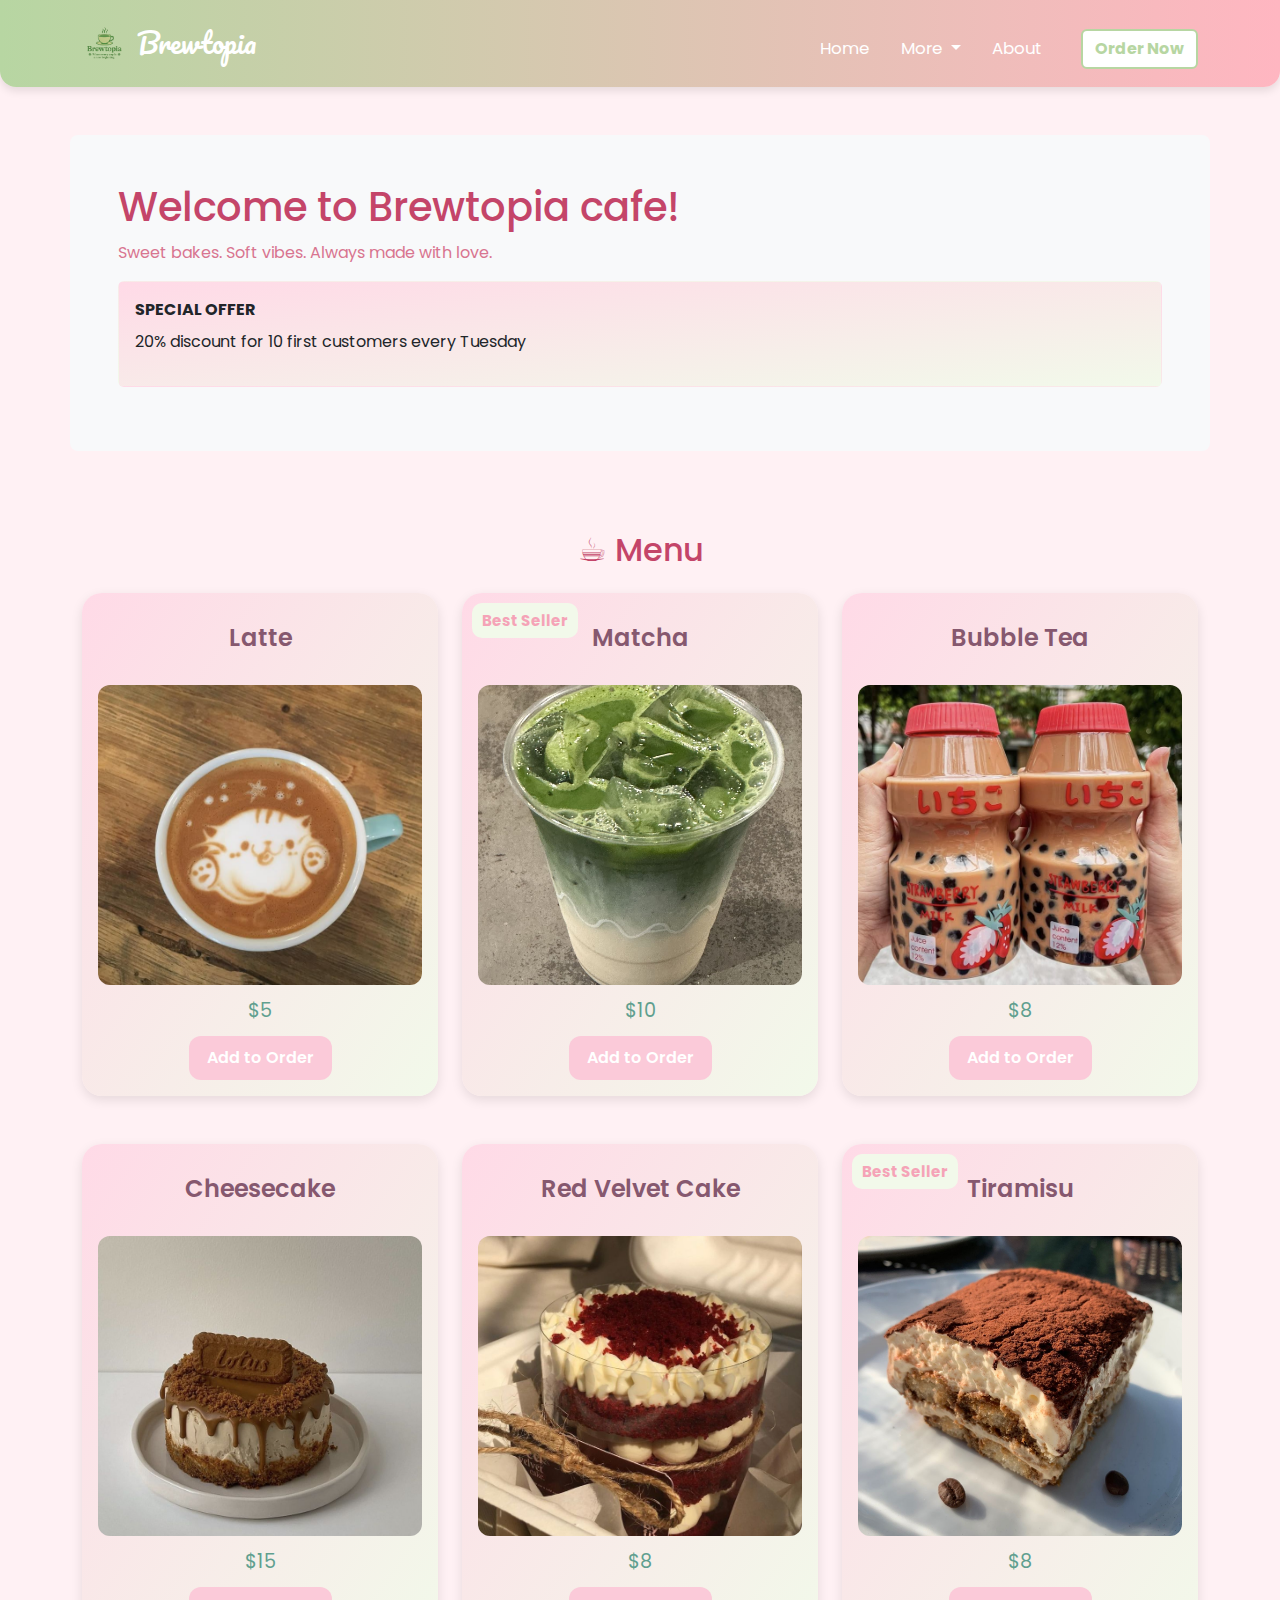
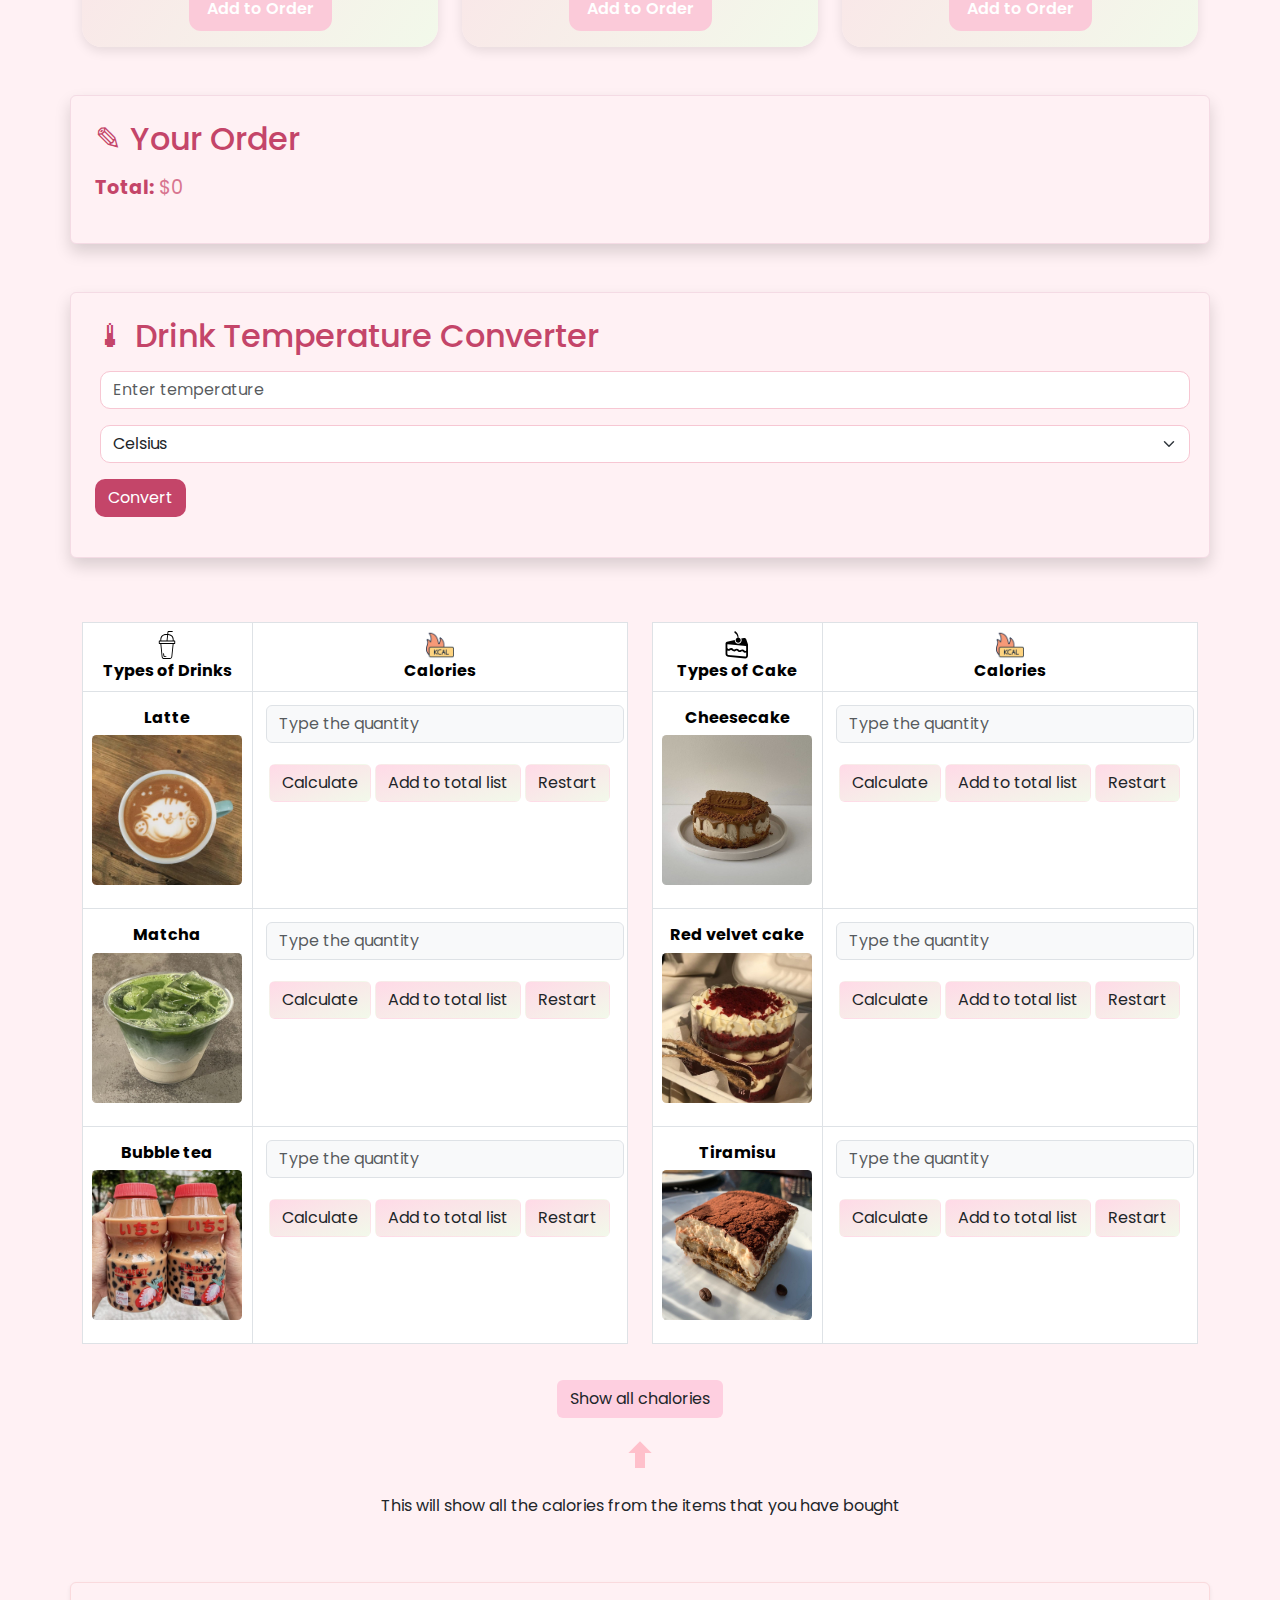
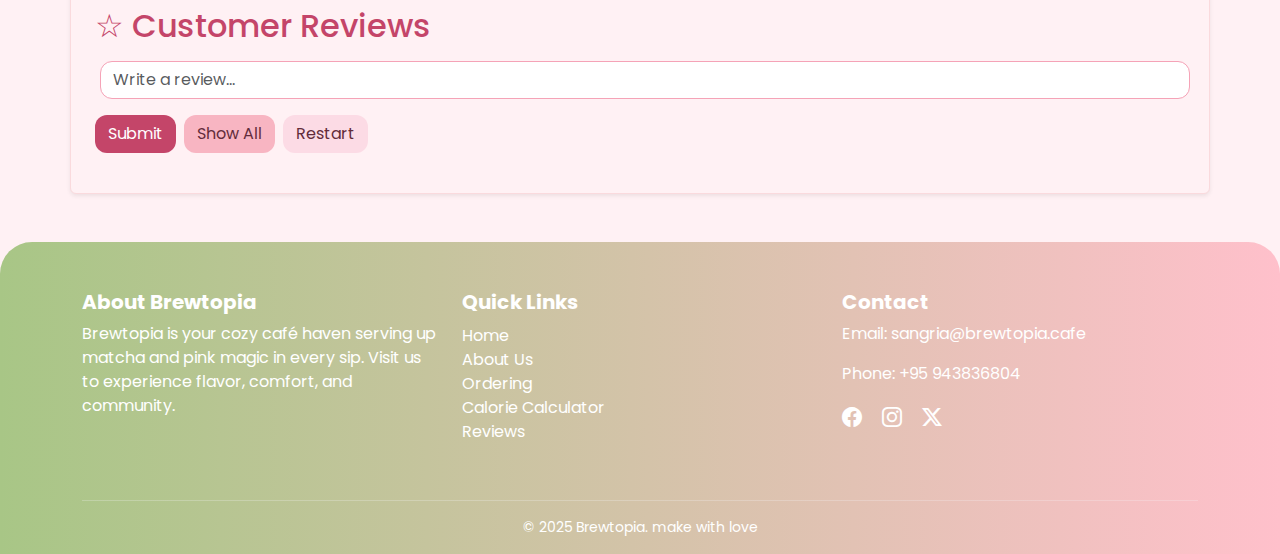
<file: index.html>
<!DOCTYPE html>
<html lang="en">

<head>
    <meta charset="UTF-8">
    <meta name="viewport" content="width=device-width, initial-scale=1.0">
    <title>Brewtopia Café</title>
    <!-- Google font -->
    <link href="https://fonts.googleapis.com/css2?family=Poppins&display=swap" rel="stylesheet">
    <link rel="preconnect" href="https://fonts.googleapis.com">
    <link rel="preconnect" href="https://fonts.gstatic.com" crossorigin>
    <link
        href="https://fonts.googleapis.com/css2?family=DM+Sans:ital,opsz,wght@0,9..40,100..1000;1,9..40,100..1000&family=DM+Serif+Text:ital@0;1&family=Josefin+Sans:ital,wght@0,100..700;1,100..700&family=Montserrat:ital,wght@0,100..900;1,100..900&family=Pacifico&family=Pixelify+Sans:wght@400..700&family=Poppins:ital,wght@0,100;0,200;0,300;0,400;0,500;0,600;0,700;0,800;0,900;1,100;1,200;1,300;1,400;1,500;1,600;1,700;1,800;1,900&display=swap"
        rel="stylesheet">
    <!-- Bootstraps -->
    <link href="https://cdn.jsdelivr.net/npm/bootstrap@5.3.0/dist/css/bootstrap.min.css" rel="stylesheet">
    <script src="https://cdn.jsdelivr.net/npm/bootstrap@5.3.0/dist/js/bootstrap.bundle.min.js"></script>
    <!-- JavaScript -->
    <script src="miniweb(java).js"></script>
    <!-- CSS -->
    <link rel="stylesheet" href="miniweb(css).css">
    <!-- Bootstrap Icons -->
    <link href="https://cdn.jsdelivr.net/npm/bootstrap-icons@1.10.5/font/bootstrap-icons.css" rel="stylesheet">
</head>

<body>
    <!-- Navigation Bar -->
    <nav class="navbar navbar-expand-lg navbar-custom py-3">
        <div class="container">
            <a class="navbar-brand" href="#">
                <img src="brew.png" alt="Brewtopia Logo">
                <span style="font-family: 'Pacifico', cursive;">Brewtopia</span>
            </a>
            <button class="navbar-toggler" type="button" data-bs-toggle="collapse" data-bs-target="#navbarNav"
                aria-controls="navbarNav" aria-expanded="false" aria-label="Toggle navigation">
                <span class="navbar-toggler-icon"></span>
            </button>

            <div class="collapse navbar-collapse justify-content-end" id="navbarNav">
                <ul class="navbar-nav align-items-lg-center">
                    <li class="nav-item">
                        <a class="nav-link" href="#">Home</a>
                    </li>

                    <!-- Dropdown menu -->
                    <li class="nav-item dropdown">
                        <a class="nav-link dropdown-toggle" href="#" id="menuDropdown" role="button"
                            data-bs-toggle="dropdown">
                            More
                        </a>
                        <ul class="dropdown-menu" aria-labelledby="menuDropdown">
                            <li><a class="dropdown-item" href="#order-calculator">Ordering</a></li>
                            <li><a class="dropdown-item" href="#calorie-calculator">Calorie Calculator</a></li>
                            <li><a class="dropdown-item" href="#cus-review">Reviews</a></li>
                        </ul>
                    </li>

                    <li class="nav-item">
                        <a class="nav-link" href="aboutus.html">About</a>
                    </li>
                    <li class="nav-item ms-lg-3 mt-2 mt-lg-0">
                        <a href="#" class="btn btn-order">Order Now</a>
                    </li>
                </ul>
            </div>
        </div>
    </nav>

    <div class="tab-content mt-5" style="font-family: 'Poppins', sans-serif;">
        <div class="tab-pane active" role="tabpanel" style="margin-bottom: 80px;">
            <div class="container p-5 bg-light rounded-3 mt-3">
                <h1 class="big-title">Welcome to Brewtopia cafe!</h1>
                <div class="small-title">
                    <p>Sweet bakes. Soft vibes. Always made with love.</p>
                </div>
                <div class="alert mt-3" style="background: linear-gradient(to bottom right, #ffdae7, #f2f9ea);">
                    <strong>SPECIAL OFFER</strong>
                    <p class="mt-2">20% discount for 10 first customers every Tuesday</p>
                </div>
            </div>
        </div>

        <!-- Menu section -->
        <section id="menu-section">
            <div class="section">
                <div class="container mt-5">
                    <h2 class="mb-4" style="text-align: center; color:#C44569;">☕︎ Menu</h2>
                    <!-- Row 1 -->
                    <div class="row">
                        <!-- Latte -->
                        <div class="col-sm-4">
                            <div class="card">
                                <div class="card-header">
                                    <h4 class="card-title">Latte</h4>
                                </div>
                                <div class="card-body">
                                    <img src="Latte.jpg" alt="Latte" class="card-img-top">
                                    <p class="price">$5</p>
                                    <button onclick="addToOrder(5, 'Latte')">Add to Order</button>
                                </div>
                            </div>
                        </div>

                        <!-- Matcha -->
                        <div class="col-sm-4">
                            <div class="card">
                                <div class="card-header">
                                    <h4 class="card-title">Matcha</h4>
                                    <span class="badge"
                                        style="position: absolute; top: 10px; left: 10px; background-color: #f2f9ea; color: #F5A3B7; padding: 10px; border-radius: 10px; font-size: 15px;">Best
                                        Seller</span>
                                </div>
                                <div class="card-body">
                                    <img src="Matcha.jpg" alt="Matcha" class="card-img-top">
                                    <p class="price">$10</p>
                                    <button onclick="addToOrder(10, 'Matcha')">Add to Order</button>
                                </div>
                            </div>
                        </div>

                        <!-- Bubble Tea -->
                        <div class="col-sm-4">
                            <div class="card">
                                <div class="card-header">
                                    <h4 class="card-title">Bubble Tea</h4>
                                </div>
                                <div class="card-body">
                                    <img src="Bubbletea.jpg" alt="Bubble Tea" class="card-img-top">
                                    <p class="price">$8</p>
                                    <button onclick="addToOrder(8, 'Bubble Tea')">Add to Order</button>
                                </div>
                            </div>
                        </div>
                    </div>
                    <!-- Row 2 -->
                    <div class="row mt-5">
                        <!-- Cheesecake -->
                        <div class="col-sm-4">
                            <div class="card">
                                <div class="card-header">
                                    <h4 class="card-title">Cheesecake</h4>
                                </div>
                                <div class="card-body">
                                    <img src="Cheesecake.jpg" alt="Cheesecake" class="card-img-top">
                                    <p class="price">$15</p>
                                    <button onclick="addToOrder(15, 'Cheesecake')">Add to Order</button>
                                </div>
                            </div>
                        </div>

                        <!-- Red Velvet Cake -->
                        <div class="col-sm-4">
                            <div class="card">
                                <div class="card-header">
                                    <h4 class="card-title">Red Velvet Cake</h4>
                                </div>
                                <div class="card-body">
                                    <img src="Redvelvetcake.jpg" alt="Red Velvet Cake" class="card-img-top">
                                    <p class="price">$8</p>
                                    <button onclick="addToOrder(8, 'Red Velvet Cake')">Add to Order</button>
                                </div>
                            </div>
                        </div>

                        <!-- Tiramisu -->
                        <div class="col-sm-4">
                            <div class="card">
                                <div class="card-header">
                                    <h4 class="card-title">Tiramisu</h4>
                                    <span class="badge"
                                        style="position: absolute; top: 10px; left: 10px; background-color: #f2f9ea; color: #F5A3B7; padding: 10px; border-radius: 10px; font-size: 15px;">Best
                                        Seller</span>
                                </div>
                                <div class="card-body">
                                    <img src="Tiramisu.jpg" alt="Tiramisu" class="card-img-top">
                                    <p class="price">$8</p>
                                    <button onclick="addToOrder(8, 'Tiramisu')">Add to Order</button>
                                </div>
                            </div>
                        </div>
                    </div>
                </div>
            </div>
        </section>

        <!-- Order Calculator -->
        <section id="order-calculator">
            <div class="section container my-5 p-4 rounded shadow"
                style="background-color: #FFF1F4; border: 1px solid #f4dbe4;">
                <h2 class="mb-3" style="color: #C44569;">✎ Your Order</h2>

                <ul id="orderList" style="list-style: none; padding-left: 0; color: #D87590; font-weight: 500;"></ul>

                <p style="font-size: 1.2rem; margin-top: 1rem;">
                    <strong style="color: #C44569;">Total:</strong>
                    <span style="color: #D87590;">$<span id="orderTotal">0</span></span>
                </p>
            </div>

            <!-- Temperature Converter -->
            <div class="section container my-5 p-4 rounded shadow"
                style="background-color: #FFF1F4; border: 1px solid #f4dbe4;">
                <h2 class="mb-3" style="color: #C44569;">🌡 Drink Temperature Converter</h2>

                <div class="mb-3">
                    <input type="number" id="tempInput" class="form-control" placeholder="Enter temperature"
                        style="border-color: #F7C7D3; border-radius: 10px;">
                </div>

                <div class="mb-3">
                    <select id="tempUnit" class="form-select" style="border-color: #F7C7D3; border-radius: 10px;">
                        <option value="C">Celsius</option>
                        <option value="F">Fahrenheit</option>
                    </select>
                </div>
                <button onclick="convertTemp()" class="btn"
                    style="background-color: #C44569; color: white; border-radius: 10px;">Convert</button>

                <p id="tempResult" class="mt-3" style="color: #D87590; font-weight: 500;"></p>
            </div>

        </section>
        <div class="section" id="calorie-calculator">
            <!-- Calorie calculator -->
            <div class="container">
                <div class="row">
                    <!-- drinks  -->
                    <div class="col-lg-6 mt-3">
                        <table class="table table-bordered">
                            <thead>
                                <tr>
                                    <td>
                                        <img src="drink.svg" alt="" id="drinksvg">
                                        <b>Types of Drinks</b>
                                    </td>
                                    <td>
                                        <img src="kcal,svg.png" alt="" id="calsvg">
                                        <b>Calories</b>
                                    </td>
                                </tr>
                            </thead>
                            <tbody>
                                <!-- latte  -->
                                <tr id="latte">
                                    <td>
                                        <h6 class="mt-2"><b>Latte</b></h6>
                                        <img src="Latte.jpg" alt="Latte" id="imglatte" style="margin-bottom: 15px;">
                                    </td>
                                    <td>
                                        <input type="text" id="drink_1" placeholder="Type the quantity"
                                            class="form-control bg-light">
                                        <button class="btn mt-3" onclick="latteCalo()" id="buttonD">Calculate</button>
                                        <button class="btn mt-3" onclick="latteAdd()" id="buttonD">Add to total
                                            list</button>
                                        <button class="btn mt-3" onclick="latteRestart()" id="buttonD">Restart</button>
                                        <p class="fs-5" id="text_1"></p>
                                    </td>
                                </tr>

                                <!-- matcha  -->
                                <tr id="Matcha">
                                    <td>
                                        <h6 class="mt-2"><b>Matcha</b></h6>
                                        <img src="Matcha.jpg" alt="Matcha" id="imgmatcha" style="margin-bottom: 15px;">
                                    </td>
                                    <td>
                                        <input type="text" id="drink_2" placeholder="Type the quantity"
                                            class="form-control bg-light">
                                        <button class="btn mt-3" onclick="MatchaCalo()" id="buttonD">Calculate</button>
                                        <button class="btn mt-3" onclick="MatchaAdd()" id="buttonD">Add to total
                                            list</button>
                                        <button class="btn mt-3" onclick="MatchaRestart()" id="buttonD">Restart</button>
                                        <p class="fs-5" id="text_2"></p>
                                    </td>
                                </tr>

                                <!-- bubble tea  -->
                                <tr id="Bubble_tea">
                                    <td>
                                        <h6 class="mt-2"><b>Bubble tea</b></h6>
                                        <img src="Bubbletea.jpg" alt="Bubble Tea" id="imgbubble"
                                            style="margin-bottom: 15px;">
                                    </td>
                                    <td>
                                        <input type="text" id="drink_3" placeholder="Type the quantity"
                                            class="form-control bg-light">
                                        <button class="btn mt-3" onclick="BubbleCalo()" id="buttonD">Calculate</button>
                                        <button class="btn mt-3" onclick="BubbleAdd()" id="buttonD">Add to total
                                            list</button>
                                        <button class="btn mt-3" onclick="BubbleRestart()" id="buttonD">Restart</button>
                                        <p class="fs-5" id="text_3"></p>
                                    </td>
                                </tr>
                            </tbody>
                        </table>
                    </div>
                    <!-- cake  -->
                    <div class="col-lg-6 mt-3">
                        <table class="table table-bordered">
                            <thead>
                                <tr>
                                    <td>
                                        <img src="slice-of-cake.svg" alt="" id="cakesvg">
                                        <b>Types of Cake</b>
                                    </td>
                                    <td>
                                        <img src="kcal,svg.png" alt="" id="calsvg">
                                        <b>Calories</b>
                                    </td>
                                </tr>
                            </thead>
                            <tbody>
                                <!-- Cheesecake -->
                                <tr id="Cheesecake">
                                    <td>
                                        <h6 class="mt-2"><b>Cheesecake</b></h6>
                                        <img src="Cheesecake.jpg" alt="Cheese Cake" id="imgcheesecake"
                                            style="margin-bottom: 15px;">
                                    </td>
                                    <td>
                                        <input type="text" id="cake_1" placeholder="Type the quantity"
                                            class="form-control bg-light">
                                        <button class="btn mt-3" onclick="CheeseCalo()" id="buttonC">Calculate</button>
                                        <button class="btn mt-3" onclick="CheeseAdd()" id="buttonC">Add to total
                                            list</button>
                                        <button class="btn mt-3" onclick="CheeseRestart()" id="buttonC">Restart</button>
                                        <p class="fs-5" id="text_4"></p>
                                    </td>
                                </tr>

                                <!-- Red velvet cake  -->
                                <tr id="rv_cake">
                                    <td>
                                        <h6 class="mt-2"><b>Red velvet cake</b></h6>
                                        <img src="Redvelvetcake.jpg" alt="Red Velvet Cake" id="imgrvc"
                                            style="margin-bottom: 15px;">
                                    </td>
                                    <td>
                                        <input type="text" id="cake_2" placeholder="Type the quantity"
                                            class="form-control bg-light">
                                        <button class="btn mt-3" onclick="rvCalo()" id="buttonC">Calculate</button>
                                        <button class="btn mt-3" onclick="rvAdd()" id="buttonC">Add to total
                                            list</button>
                                        <button class="btn mt-3" onclick="rvRestart()" id="buttonC">Restart</button>
                                        <p class="fs-5" id="text_5"></p>
                                    </td>
                                </tr>

                                <!-- Tiramisu  -->
                                <tr id="Tiramisu">
                                    <td>
                                        <h6 class="mt-2"><b>Tiramisu</b></h6>
                                        <img src="Tiramisu.jpg" alt="" id="imgtiramisu" style="margin-bottom: 15px;">
                                    </td>
                                    <td>
                                        <input type="text" id="cake_3" placeholder="Type the quantity"
                                            class="form-control bg-light">
                                        <button class="btn mt-3" onclick="tiramisuCalo()"
                                            id="buttonC">Calculate</button>
                                        <button class="btn mt-3" onclick="tiramisuAdd()" id="buttonC">Add to total
                                            list</button>
                                        <button class="btn mt-3" onclick="tiramisuRestart()"
                                            id="buttonC">Restart</button>
                                        <p class="fs-5" id="text_6"></p>
                                    </td>
                                </tr>
                            </tbody>
                        </table>
                    </div>
                    <div style="text-align: center; margin-top: 20px;">
                        <button class="btn" id="buttonT" onclick="chaloShow()">Show all chalories</button>
                        <svg xmlns="http://www.w3.org/2000/svg" width="40" height="40" fill="#ffc0cb"
                            viewBox="0 0 24 24" style="display: block; margin: 0 auto; margin-top: 20px;">
                            <path d="M12 2l7 7h-4v9h-6v-9H5l7-7z" />
                        </svg>

                        <p class="fs-6 mt-3" style="text-align: center;">
                            This will show all the calories from the items that you have bought
                        </p>
                        <p id="Total"></p>
                    </div>
                </div>
            </div>

            <!-- Customer Reviews -->
            <section id="cus-review">
                <div class="section container my-5 p-4 rounded shadow-sm"
                    style="background-color: #FFF1F4; border: 1px solid #FADADD;">
                    <h2 class="mb-3" style="color: #C44569;">☆ Customer Reviews</h2>
                    <div class="mb-3">
                        <input type="text" id="newReview" class="form-control" placeholder="Write a review..."
                            style="border-radius: 12px; border: 1px solid #F5A3B7; background-color: white;">
                    </div>
                    <div class="mb-3 d-flex gap-2">
                        <button onclick="addReview()" class="btn"
                            style="background-color: #C44569; color: white; border-radius: 12px;">Submit</button>
                        <button onclick="showReviews()" class="btn"
                            style="background-color: #F8B5C2; color: #632C3B; border-radius: 12px;">Show All</button>
                        <button onclick="restartReviews()" class="btn"
                            style="background-color: #fcdbe5; color: #632C3B; border-radius: 12px;">Restart</button>
                    </div>
                    <div id="reviewList" class="mt-3" style="color: #D78A9C; font-weight: 500;"></div>
                </div>
            </section>
        </div>

        <!-- Footer -->
        <footer class="footer-custom mt-5 text-white pt-5 pb-3" style="font-family: 'Quicksand', sans-serif;">
            <div class="container">
                <div class="row">

                    <!-- About -->
                    <div class="col-md-4 mb-4">
                        <h5 class="fw-bold">About Brewtopia</h5>
                        <p>
                            Brewtopia is your cozy café haven serving up matcha and pink magic in every sip. Visit us to
                            experience flavor, comfort, and community.
                        </p>
                    </div>

                    <!-- Quick Links -->
                    <div class="col-md-4 mb-4">
                        <h5 class="fw-bold">Quick Links</h5>
                        <ul class="list-unstyled">
                            <li><a href="#" class="footer-link">Home</a></li>
                            <li><a href="aboutus.html" class="footer-link">About Us</a></li>
                            <li><a href="#order-calculator" class="footer-link">Ordering</a></li>
                            <li><a href="#calorie-calculator" class="footer-link">Calorie Calculator</a></li>
                            <li><a href="#cus-review" class="footer-link">Reviews</a></li>
                        </ul>
                    </div>

                    <!-- Contact Info -->
                    <div class="col-md-4 mb-4">
                        <h5 class="fw-bold">Contact</h5>
                        <p>Email: sangria@brewtopia.cafe</p>
                        <p>Phone: +95 943836804</p>
                        <div>
                            <a href="#" class="social-icon me-3"><i class="bi bi-facebook"></i></a>
                            <a href="#" class="social-icon me-3"><i class="bi bi-instagram"></i></a>
                            <a href="#" class="social-icon"><i class="bi bi-twitter-x"></i></a>
                        </div>
                    </div>

                </div>
                <hr class="border-light">
                <div class="text-center small">
                    &copy; 2025 Brewtopia. make with love
                </div>
            </div>
        </footer>
</file>
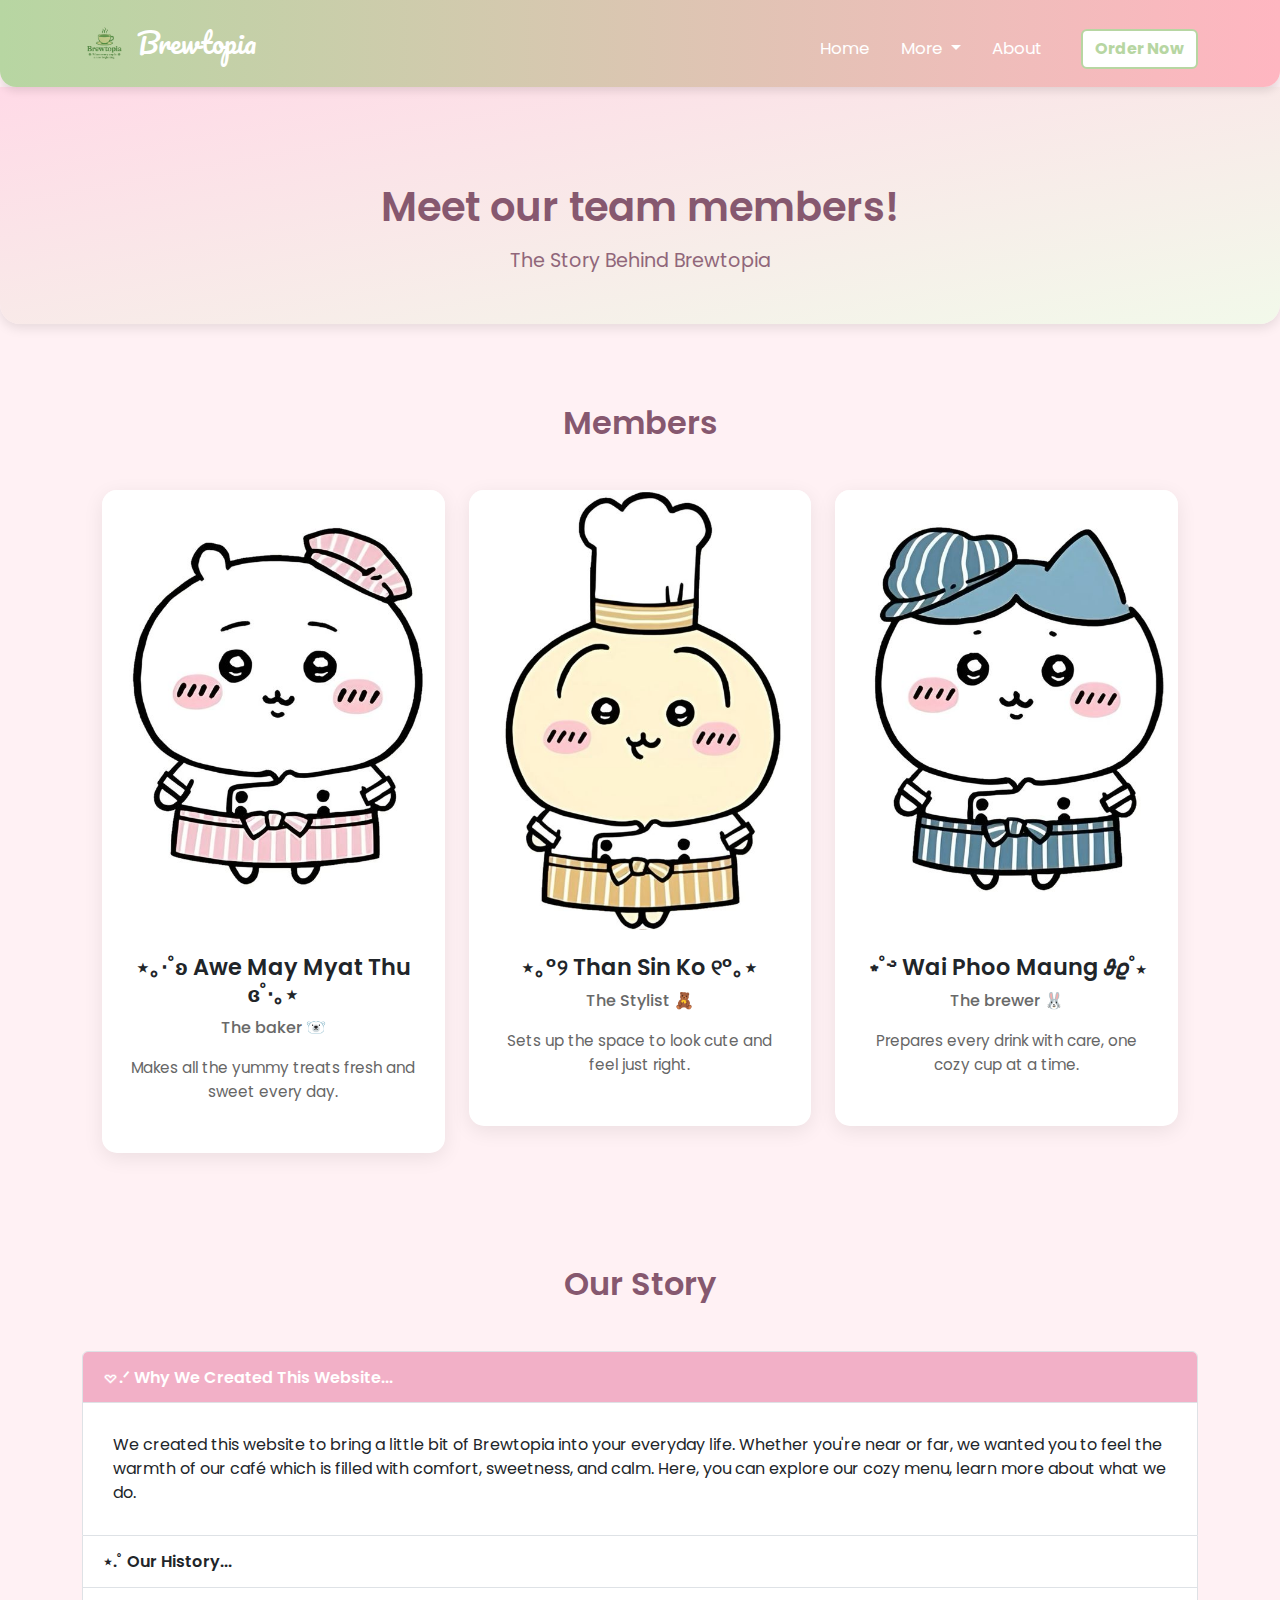
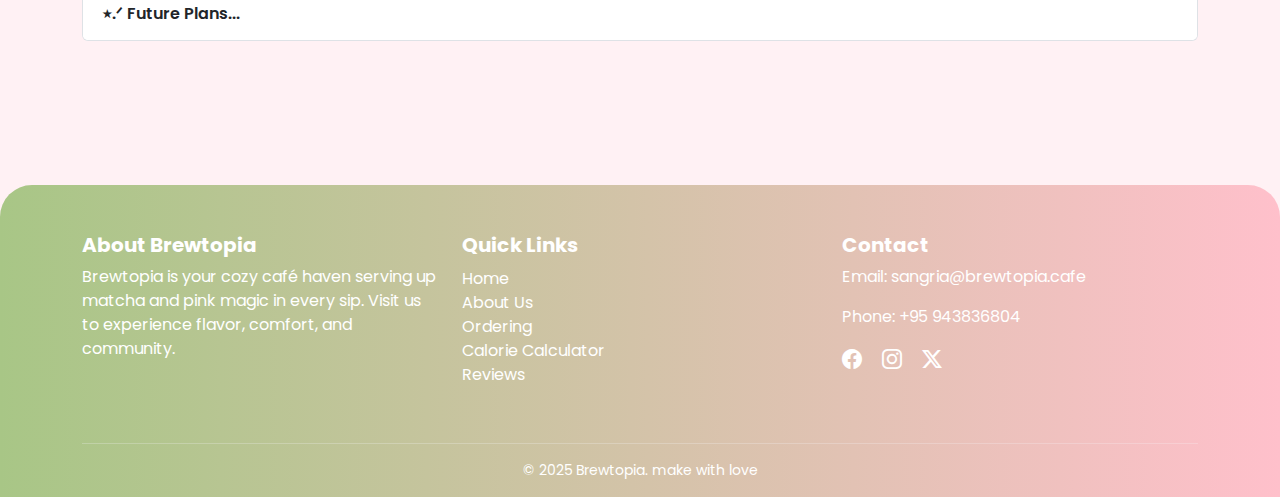
<file: aboutus.html>
<!DOCTYPE html>
<html lang="en">

<head>
    <meta charset="UTF-8">
    <meta name="viewport" content="width=device-width, initial-scale=1.0">
    <title>About Us</title>
    <!-- Google font -->
    <link href="https://fonts.googleapis.com/css2?family=Poppins&display=swap" rel="stylesheet">
    <link rel="preconnect" href="https://fonts.googleapis.com">
    <link rel="preconnect" href="https://fonts.gstatic.com" crossorigin>
    <link
        href="https://fonts.googleapis.com/css2?family=DM+Sans:ital,opsz,wght@0,9..40,100..1000;1,9..40,100..1000&family=DM+Serif+Text:ital@0;1&family=Josefin+Sans:ital,wght@0,100..700;1,100..700&family=Montserrat:ital,wght@0,100..900;1,100..900&family=Pacifico&family=Pixelify+Sans:wght@400..700&family=Poppins:ital,wght@0,100;0,200;0,300;0,400;0,500;0,600;0,700;0,800;0,900;1,100;1,200;1,300;1,400;1,500;1,600;1,700;1,800;1,900&display=swap"
        rel="stylesheet">
    <!-- Bootstraps -->
    <link href="https://cdn.jsdelivr.net/npm/bootstrap@5.3.0/dist/css/bootstrap.min.css" rel="stylesheet">
    <script src="https://cdn.jsdelivr.net/npm/bootstrap@5.3.0/dist/js/bootstrap.bundle.min.js"></script>
    <!-- JavaScript -->
    <script src="miniweb(java).js"></script>
    <!-- CSS -->
    <link rel="stylesheet" href="miniweb(css).css">
    <!-- Bootstrap Icons -->
    <link href="https://cdn.jsdelivr.net/npm/bootstrap-icons@1.10.5/font/bootstrap-icons.css" rel="stylesheet">
</head>

<body>
    <!-- Navigation Bar -->
    <nav class="navbar navbar-expand-lg navbar-custom py-3">
        <div class="container">
            <a class="navbar-brand" href="#">
                <img src="brew.png" alt="Brewtopia Logo">
                <span style="font-family: 'Pacifico', cursive;">Brewtopia</span>
            </a>
            <button class="navbar-toggler" type="button" data-bs-toggle="collapse" data-bs-target="#navbarNav"
                aria-controls="navbarNav" aria-expanded="false" aria-label="Toggle navigation">
                <span class="navbar-toggler-icon"></span>
            </button>

            <div class="collapse navbar-collapse justify-content-end" id="navbarNav">
                <ul class="navbar-nav align-items-lg-center">
                    <li class="nav-item">
                        <a class="nav-link" href="miniweb.html">Home</a>
                    </li>

                    <!-- Dropdown menu -->
                    <li class="nav-item dropdown">
                        <a class="nav-link dropdown-toggle" href="#menu-section" id="menuDropdown" role="button"
                            data-bs-toggle="dropdown" aria-expanded="false">
                            More
                        </a>
                        <ul class="dropdown-menu" aria-labelledby="menuDropdown">
                            <li><a class="dropdown-item" href="#order-calculator">Ordering</a></li>
                            <li><a class="dropdown-item" href="#calorie-calculator">Calorie Calculator</a></li>
                            <li><a class="dropdown-item" href="#cus-review">Reviews</a></li>
                        </ul>
                    </li>

                    <li class="nav-item">
                        <a class="nav-link" href="#">About</a>
                    </li>
                    <li class="nav-item ms-lg-3 mt-2 mt-lg-0">
                        <a href="#" class="btn btn-order">Order Now</a>
                    </li>
                </ul>
            </div>
        </div>
    </nav>
    <header>
        <div class="container mt-5">
            <h3 class="header-title">Meet our team members!</h3>
            <p class="header-subtitle">The Story Behind Brewtopia</p>
        </div>
    </header>

    <div class="container team-container">
        <h2 class="team-title">Members</h2>

        <div class="row">
            <!-- Member 1 -->
            <div class="col-md-4">
                <div class="member-card">
                    <div class="member-img-container">
                        <img src="Baker.jpg" alt="Baker lyy Chikawa" class="member-img">
                    </div>
                    <div class="member-info">
                        <h3 class="member-name">⋆｡‧˚ʚ Awe May Myat Thu ɞ˚‧｡⋆</h3>
                        <p class="member-title">The baker 🐻‍❄️</p>
                        <p class="member-bio">Makes all the yummy treats fresh and sweet every day.</p>
                    </div>
                </div>
            </div>

            <!-- Member 2 -->
            <div class="col-md-4">
                <div class="member-card">
                    <div class="member-img-container">
                        <img src="Stylist.jpg" alt="Stylist lyy Usagi" class="member-img">
                    </div>
                    <div class="member-info">
                        <h3 class="member-name">⋆｡°୨ Than Sin Ko ୧°｡⋆</h3>
                        <p class="member-title">The Stylist 🧸</p>
                        <p class="member-bio">Sets up the space to look cute and feel just right.</p>
                    </div>
                </div>
            </div>

            <!-- Member 3 -->
            <div class="col-md-4">
                <div class="member-card">
                    <div class="member-img-container">
                        <img src="Brewer.jpg" alt="Brewer lyy Hachiware" class="member-img">
                    </div>
                    <div class="member-info">
                        <h3 class="member-name">⋆˚࿔ Wai Phoo Maung 𝜗𝜚˚⋆</h3>
                        <p class="member-title">The brewer 🐰</p>
                        <p class="member-bio">Prepares every drink with care, one cozy cup at a time.</p>
                    </div>
                </div>
            </div>
        </div>
    </div>

    <div class="container story-accordion">
        <h2 class="team-title">Our Story</h2>
        <div class="accordion" id="storyAccordion">
            <div class="accordion-item">
                <h2 class="accordion-header" id="headingWhy">
                    <button class="accordion-button" type="button" data-bs-toggle="collapse"
                        data-bs-target="#collapseWhy" aria-expanded="true" aria-controls="collapseWhy">
                        𖹭.ᐟ Why We Created This Website...
                    </button>
                </h2>
                <div id="collapseWhy" class="accordion-collapse collapse show" aria-labelledby="headingWhy"
                    data-bs-parent="#storyAccordion">
                    <div class="accordion-body" style="padding: 30px;">
                        We created this website to bring a little bit of Brewtopia into your everyday life. Whether
                        you're near or far, we wanted you to feel the warmth of our café which is filled with comfort,
                        sweetness, and calm. Here, you can explore our cozy menu, learn more about what we do.
                    </div>
                </div>
            </div>

            <div class="accordion-item">
                <h2 class="accordion-header" id="headingHistory">
                    <button class="accordion-button collapsed" type="button" data-bs-toggle="collapse"
                        data-bs-target="#collapseHistory" aria-expanded="false" aria-controls="collapseHistory">
                        ⋆.˚ Our History...
                    </button>
                </h2>
                <div id="collapseHistory" class="accordion-collapse collapse" aria-labelledby="headingHistory"
                    data-bs-parent="#storyAccordion">
                    <div class="accordion-body" style="padding: 30px;">
                        Brewtopia was born in 2025 as a cozy little café dreamed up by three girls: Awe Myat May Thu,
                        Than Sin Ko, and Wai Phoo Maung. With talents in baking, brewing, and styling, they teamed up to
                        create a warm, welcoming space where students can relax and enjoy delicious treats. This website
                        was built with fun features, including drink temperature picker and a calorie calculator!
                    </div>
                </div>
            </div>

            <div class="accordion-item">
                <h2 class="accordion-header" id="headingFuture">
                    <button class="accordion-button collapsed" type="button" data-bs-toggle="collapse"
                        data-bs-target="#collapseFuture" aria-expanded="false" aria-controls="collapseFuture">
                        ⭑.ᐟ Future Plans...
                    </button>
                </h2>
                <div id="collapseFuture" class="accordion-collapse collapse" aria-labelledby="headingFuture"
                    data-bs-parent="#storyAccordion">
                    <div class="accordion-body" style="padding: 30px;">
                        We hope to grow Brewtopia not just in size, but in heart. In the future, we plan to add helpful
                        features like shop locations, contact information, and more pages to explore our story. Whether
                        it's online or in-store, we want to make every visit easier and comfy for you!
                    </div>
                </div>
            </div>
        </div>
    </div>
    <br>
    <br>
    <br>
    <br>

    <!-- Footer -->
    <footer class="footer-custom mt-5 text-white pt-5 pb-3" style="font-family: 'Quicksand', sans-serif;">
        <div class="container">
            <div class="row">

                <!-- About -->
                <div class="col-md-4 mb-4">
                    <h5 class="fw-bold">About Brewtopia</h5>
                    <p>
                        Brewtopia is your cozy café haven serving up matcha and pink magic in every sip. Visit us to
                        experience flavor, comfort, and community.
                    </p>
                </div>

                <!-- Quick Links -->
                <div class="col-md-4 mb-4">
                    <h5 class="fw-bold">Quick Links</h5>
                    <ul class="list-unstyled">
                        <li><a href="miniweb.html" class="footer-link">Home</a></li>
                        <li><a href="#" class="footer-link">About Us</a></li>
                        <li><a href="#order-calculator" class="footer-link">Ordering</a></li>
                        <li><a href="#calorie-calculator" class="footer-link">Calorie Calculator</a></li>
                        <li><a href="#cus-review" class="footer-link">Reviews</a></li>
                    </ul>
                </div>

                <!-- Contact Info -->
                <div class="col-md-4 mb-4">
                    <h5 class="fw-bold">Contact</h5>
                    <p>Email: sangria@brewtopia.cafe</p>
                    <p>Phone: +95 943836804</p>
                    <div>
                        <a href="#" class="social-icon me-3"><i class="bi bi-facebook"></i></a>
                        <a href="#" class="social-icon me-3"><i class="bi bi-instagram"></i></a>
                        <a href="#" class="social-icon"><i class="bi bi-twitter-x"></i></a>
                    </div>
                </div>

            </div>
            <hr class="border-light">
            <div class="text-center small">
                &copy; 2025 Brewtopia. make with love
            </div>
        </div>
    </footer>
</body>

</html>
</file>
<file: miniweb(css).css>
* {
    font-family: 'Poppins', sans-serif;
    margin: 0;
    padding: 0;
    box-sizing: border-box;
}

body {
    background-color: #FFF1F4;
}

/* Navigation bar */
:root {
    --pink: #FFB6C1;
    --matcha: #B7D6A2;
    --text-dark: #6D6D6D;
}

/* Navbar */
.navbar-custom {
    background: linear-gradient(90deg, var(--matcha), var(--pink));
    box-shadow: 0 4px 8px rgba(0, 0, 0, 0.1);
    border-radius: 0 0 16px 16px;
}

.navbar-brand {
    display: flex;
    align-items: center;
    font-family: 'Pacifico', cursive;
    font-size: 1.7rem;
    color: white !important;
}

.navbar-brand img {
    height: 45px;
    margin-right: 10px;
}

.nav-link {
    color: white !important;
    font-size: 1.05rem;
    margin-right: 15px;
    transition: all 0.3s ease;
}

.nav-link:hover {
    color: var(--text-dark) !important;
    background-color: rgba(255, 255, 255, 0.3);
    padding: 6px 12px;
    border-radius: 8px;
}

.btn-order {
    background-color: white;
    color: var(--matcha);
    font-weight: bold;
    border: 2px solid var(--matcha);
    transition: all 0.3s ease;
}

.btn-order:hover {
    background-color: var(--matcha);
    color: white;
}

@media (max-width: 992px) {
    .navbar-brand span {
        display: none;
    }
}

/* About us */
header {
    background: linear-gradient(to bottom right, #ffdae7, #f2f9ea);
    padding: 3rem 0;
    color: #86586f;
    text-align: center;
    margin-bottom: 3rem;
    border-radius: 0 0 20px 20px;
    box-shadow: 0 4px 12px rgba(0, 0, 0, 0.1);
}

.header-title {
    font-size: 2.5rem;
    font-weight: 600;
    margin-bottom: 1rem;
}

.header-subtitle {
    font-size: 1.2rem;
    opacity: 0.9;
    max-width: 700px;
    margin: 0 auto;
}

.team-container {
    padding: 0 2rem;
}

.team-title {
    text-align: center;
    margin-top: 80px;
    margin-bottom: 3rem;
    color: #86586f;
    font-weight: 600;
}

.member-card {
    background: white;
    border-radius: 15px;
    overflow: hidden;
    box-shadow: 0 5px 20px rgba(0, 0, 0, 0.08);
    transition: transform 0.3s ease, box-shadow 0.3s ease;
    margin-bottom: 2rem;
    border: none;
}

.member-card:hover {
    transform: translateY(-10px);
    box-shadow: 0 15px 30px rgba(0, 0, 0, 0.15);
}

.member-img-container {
    height: 440px;
    overflow: hidden;
    position: relative;
}

.member-img {
    width: 100%;
    height: 100%;
    object-fit: cover;
    transition: transform 0.5s ease;
}

.member-card:hover .member-img {
    transform: scale(1.05);
}

.member-info {
    padding: 1.5rem;
    text-align: center;
}

.member-name {
    font-size: 1.4rem;
    font-weight: 600;
    margin-bottom: 0.5rem;
    color: var(--dark-color);
}

.member-title {
    font-size: 1rem;
    color: #696969;
    margin-bottom: 1rem;
    font-weight: 500;
}

.member-bio {
    font-size: 0.95rem;
    color: #666;
    margin-bottom: 1.5rem;
    line-height: 1.6;
}

.accordion-button:not(.collapsed) {
    background-color: #f2b0c7;
    color: white;
}

.accordion-button:focus {
    box-shadow: none;
}

.accordion-button::after {
    display: none;
}

/* Menu */
.card {
    background: linear-gradient(to bottom right, #ffdae7, #f2f9ea);
    border: none;
    border-radius: 20px;
    box-shadow: 0 4px 12px rgba(0, 0, 0, 0.1);
    overflow: hidden;
    transition: transform 0.3s ease, box-shadow 0.3s ease;
}

.card:hover {
    transform: translateY(-5px);
    box-shadow: 0 8px 20px rgba(0, 0, 0, 0.15);
}

.card-header {
    background-color: transparent;
    border-bottom: none;
    text-align: center;
    padding-top: 1rem;
}

.card-title {
    margin-top: 15px;
    font-size: 1.5rem;
    color: #86586f;
    font-weight: 600;
}

.card-body {
    text-align: center;
    padding: 1rem;
}

.card-img-top {
    width: 100%;
    height: 300px;
    object-fit: cover;
    border-radius: 12px;
    margin-bottom: 12px;
}

.price {
    font-size: 1.2rem;
    color: #609f8f;
    margin-bottom: 10px;
}

button {
    background-color: #fbcad9;
    color: #fff;
    border: none;
    padding: 10px 18px;
    border-radius: 12px;
    font-weight: 600;
    cursor: pointer;
    transition: background-color 0.3s ease;
}

button:hover {
    background-color: #e9a9c0;
}

.card h2 {
    font-family: 'Quicksand', sans-serif;
    color: #7a6f85;
    text-align: center;
    margin: 1rem 0;
}

h1,
h2,
h3 {
    margin-bottom: 10px;
}

.section {
    margin-bottom: 40px;
}

ul {
    margin-top: 10px;
}

input,
select {
    padding: 6px;
    margin: 5px;
}

.menu-item {
    display: flex;
    justify-content: space-between;
    max-width: 300px;
}

/* Make order list items bold */
#orderList li {
    font-weight: 500;
    font-size: 16px;
    display: flex;
    justify-content: space-between;
    align-items: center;
}

/* Calorie Calculator */
thead {
    background-color: rgb(192, 255, 183);
}

#latte,
#Matcha,
#Bubble_tea,
#Cheesecake,
#rv_cake,
#Tiramisu {
    background-color: #fbcad9;
}

#buttonD,
#buttonC {
    background: linear-gradient(to bottom right, #ffdae7, #f2f9ea);
    margin-bottom: 10px;
}

#buttonT {
    background-color: #fecfe0;
}

#buttonT:hover {
    background-color: #fddce8;
}

#imglatte,
#imgmatcha,
#imgbubble {
    width: 150px;
    height: 150px;
    border-radius: 3%;
}

#imgcheesecake,
#imgrvc,
#imgtiramisu {
    width: 150px;
    height: 150px;
    border-radius: 3%;
}

#drinksvg,
#calsvg,
#cakesvg {
    width: 28px;
    height: 28px;
    vertical-align: middle;
}

.table td {
    text-align: center;
}

.table img {
    display: block;
    margin: 0 auto;
}

.small-text {
    font-size: 0.9rem;
}


/* Footer */
.footer-custom {
    background: linear-gradient(90deg, #a8c686, #ffc0cb);
    border-radius: 32px 32px 0 0;
    color: white;
}

.footer-link {
    color: white;
    text-decoration: none;
    transition: color 0.3s;
}

.footer-link:hover {
    color: #3e3e3e;
}

.social-icon {
    color: white;
    font-size: 1.25rem;
    transition: color 0.3s;
}

.social-icon:hover {
    color: #3e3e3e;
}

/* Banner */
.big-title {
    color: #C44569;
}

.small-title {
    color: #D87590;
}

/* About us */
</file>
